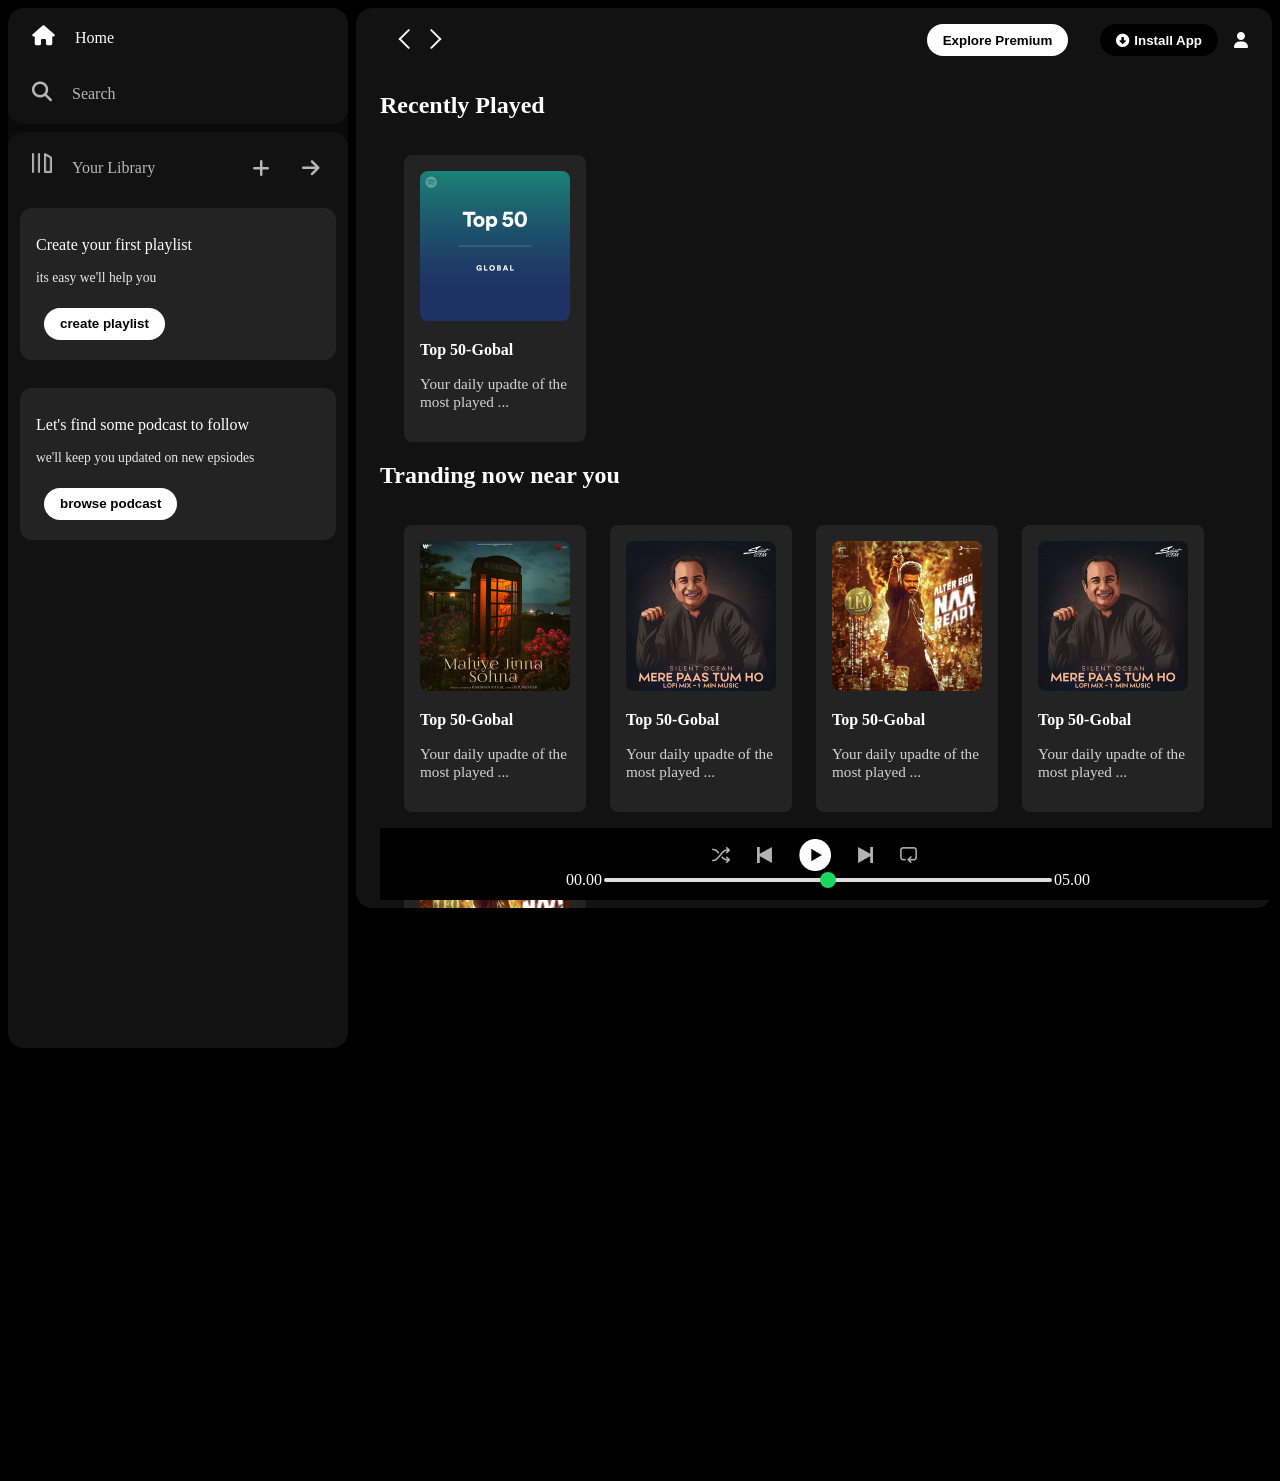
<file: index.html>
<!DOCTYPE html>
<html lang="en">
<head>
    <meta charset="UTF-8">
    <meta http-equiv="refresh" content="0; url=./cssproject/index.html">
    <title>Spotify Web Player Clone</title>
</head>
<body>
    <p>Redirecting to <a href="./cssproject/index.html">Spotify Web Player Clone</a>...</p>
</body>
</html>
</file>
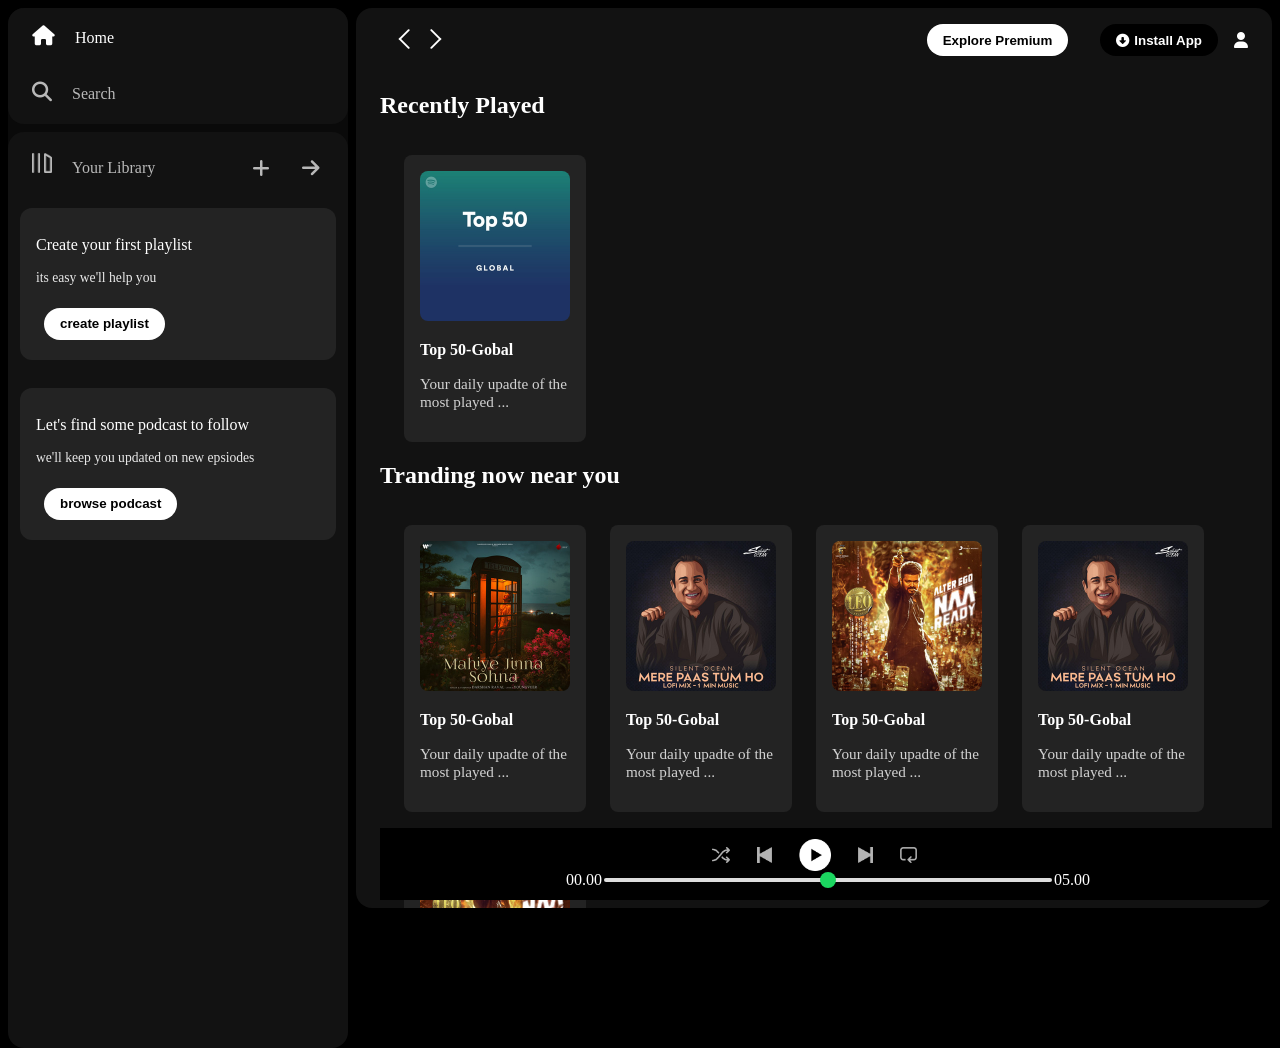
<file: cssproject/index.html>
<!DOCTYPE html>
<html lang="en">
<head>
    <meta charset="UTF-8">
    <meta name="viewport" content="width=device-width, initial-scale=1.0">
    <link rel="stylesheet" href="https://cdnjs.cloudflare.com/ajax/libs/font-awesome/6.7.2/css/all.min.css" integrity="sha512-Evv84Mr4kqVGRNSgIGL/F/aIDqQb7xQ2vcrdIwxfjThSH8CSR7PBEakCr51Ck+w+/U6swU2Im1vVX0SVk9ABhg==" crossorigin="anonymous" referrerpolicy="no-referrer" />
    <link rel="icon" href="./logo.png">
    <title>Spotify - Web Player: Music for everyone</title>
    <link rel="stylesheet" href="style.css">
</head>
<body>
    <div class="main">
        <div class="sidebar">
            <div class="nav">
                <div class="nav-option" style="opacity: 1;">
                    <i class="fa-solid fa-house"></i>
                    <a href="#">Home</a>
                </div>
                <div class="nav-option">
                    <i class="fa-solid fa-magnifying-glass"></i>
                    <a href="#">Search</a>
                </div>
            </div>
            <div class="library">
                <div class="options">
                     <div class="lib-option nav-option">
                    <img src="library_icon.png">
                    <a href="#">Your Library</a>
                </div>
                <div class="icons">
                    <i class="fa-solid fa-plus"></i>
                    <i class="fa-solid fa-arrow-right"></i>
                </div>
                </div>
                <div class="lib-box">
                    <div class="box">
                    <p class="box-p1">Create your first playlist</p>
                    <p class="box-p2">its easy we'll help you </p>
                    <button class="badge">create playlist</button>
                </div>
                 <div class="box">
                    <p class="box-p1">Let's find some podcast to follow</p>
                    <p class="box-p2">we'll keep you updated on new epsiodes </p>
                    <button class="badge">browse podcast</button>
                </div>
            </div>
        </div>
        </div>
        <div class="main-content">
            <div class="sticky-nav">
                <div class="sticky-nav-icon"> <img src="backward_icon.png">
                <img src="forward_icon.png"  class="hide"></div>
                <div class="sticky-nav-option "><button class="badge hide">Explore Premium</button>
                  <button class="badge dark-badge"><i class="fa-solid fa-circle-down "style="margin-right:5px"></i>Install App</button>
                <i class="fa-solid fa-user"></i></div>
                </div>
                <h2>Recently Played</h2>
                <div class="cards-conatiner">
                    <div class="card">
                        <img src="card1img.jpeg" class="card-img">
                        <p class="card-tittle">Top 50-Gobal</p>
                        <p class="card-info">Your daily upadte of the most played ...</p>
                    </div>
                </div>

                <h2>Tranding now near you</h2>
                <div class="cards-conatiner">
                    <div class="card">
                        <img src="card2img.jpeg" class="card-img">
                        <p class="card-tittle">Top 50-Gobal</p>
                        <p class="card-info">Your daily upadte of the most played ...</p>
                    </div>
            
            
                    <div class="card">
                        <img src="card3img.jpeg" class="card-img">
                        <p class="card-tittle">Top 50-Gobal</p>
                        <p class="card-info">Your daily upadte of the most played ...</p>
                    </div>


                     <div class="card">
                        <img src="card4img.jpeg" class="card-img">
                        <p class="card-tittle">Top 50-Gobal</p>
                        <p class="card-info">Your daily upadte of the most played ...</p>
                    </div>

                    <div class="card">
                        <img src="card3img.jpeg" class="card-img">
                        <p class="card-tittle">Top 50-Gobal</p>
                        <p class="card-info">Your daily upadte of the most played ...</p>
                    </div>

                    <div class="card">
                        <img src="card4img.jpeg" class="card-img">
                        <p class="card-tittle">Top 50-Gobal</p>
                        <p class="card-info">Your daily upadte of the most played ...</p>
                    </div>
                </div> 
                 <h2>Featured charts</h2>
                <div class="cards-conatiner">
                    <div class="card">
                        <img src="card5img.jpeg" class="card-img">
                        <p class="card-tittle">Top Songs Global</p>
                        <p class="card-info">Your daily upadte of the most played ...</p>
                    </div>
                     <div class="card">
                        <img src="card6img.jpeg" class="card-img">
                        <p class="card-tittle">Top Songs India</p>
                        <p class="card-info">Your daily upadte of the most played ...</p>
                    </div>
                     <div class="card">
                        <img src="card1img.jpeg" class="card-img">
                        <p class="card-tittle">Top 50-Gobal</p>
                        <p class="card-info">Your daily upadte of the most played ...</p>
                    </div>
                </div>
                <div class="footer">
                    <div class="line"> 
                    </div>
                </div>
        <div class="music-player">
            <div class="album"></div>
            <div class="player">
                <div class="player-control">
                    <img src="player_icon1.png" class="player-control-icon">
                    <img src="player_icon2.png" class="player-control-icon">
                    <img src="player_icon3.png" class="player-control-icon" style="opacity: 1; height: 2rem;">
                    <img src="player_icon4.png" class="player-control-icon">
                    <img src="player_icon5.png" class="player-control-icon">
                </div>
                <div class="playback-bar">
                    <span class="cur-time">00.00</span>
                    <input type="range" min="0" max="100" class="progress-bar" step="1">
                     <span class="tot-time">05.00</span>
                </div>
            </div>
        
            <div class="control"></div>
        </div>
    </div>
</body>
</html>
</file>
<file: cssproject/style.css>
body{
    margin: 0;
    background-color: black;
    color: white;
    overflow: hidden;
}
.main{
    display: flex;
    height: 100vh;
    padding: 0.5rem;
}
.sidebar{
   background-color:#0a0a0a;
   width: 340px;
   border-radius: 1rem;
   margin-right: 0.5rem;
}
.main-content{
    background-color:#121212;
    flex: 1;
    border-radius: 1rem;
    overflow: auto;
    padding: 0 1.5rem 0 1.5rem;
}
.music-player{
    background-color: black;
    position: fixed;
    bottom: 0px;
    width: 100%;
    height: 72px;
}
a{
    text-decoration: none;
    color: white;
}
.nav{
    background-color: #121212;
    border-radius: 1rem;
    display: flex;
    flex-direction: column;
    justify-content: center;
    height: 100px;
    padding: 0.5rem 0.75rem;
}
.nav-option{
    line-height: 2.5rem;
    opacity: 0.7;
    padding: 0.5rem 0.75rem;
}
.nav-option:hover{
    opacity: 1;
}
.nav-option i{
    font-size: 1.25rem;
}
.nav-option a{
    font-size: 1rem;
    margin-left: 1rem;
}
.library{
    background-color: #121212;
     border-radius: 1rem;
     height: 100%;
     margin-top: 0.5rem;
     padding: 0.5rem 0.75rem;
}
.options{
    display: flex;
    justify-content: space-between;
    align-items: center;
}
.lib-option img{
    height: 1.25rem;
    width: 1.25rem;
}
.icons{
    font-size: 1.25rem;
    display: flex;
}
.icons i{
     opacity: 0.7;
    margin: 1rem;
}
.icons i:hover{
    opacity: 1;
}
.box{
    height: 8rem;
    background-color: #232323;
    border-radius: 0.75rem;
    margin: 0.75rem 0 1.75rem 0;
    padding: 0.75rem 1rem;
}
.box-p1{
    font-size: 1rem;
    font-weight: 500;
}
.box-p2{
    font-size: 0.85rem;
    opacity: 0.9;
}
.badge{
    background-color: white;
    border: none;
    border-radius: 100px;
    padding: 0.25rem 1rem;
    font-weight: 700;
    margin: 0.5rem;
    height: 2rem;
    width: fit-content;
}
.dark-badge{
    background-color:black;
    color: white;
}
.sticky-nav{
    position: sticky;
    top: 0;
    background-color:#121212;
    display: flex;
    justify-content: space-between;
    align-items: center;
    z-index: 10;
}
.sticky-nav-icon{
    font-size: 2rem;
    margin: 0.75rem;
}
.sticky-nav-option{
    display: flex;
    justify-content: centera;
    align-items: center;
}
.sticky-nav-option button{
    margin: 1rem;
}
@media(max-width:1000px){
    .hide{
        display: none;
    }
}
.card{
    background-color: #232323;
    width: 150px;
    border-radius: 0.5rem;
    padding: 1rem;
    margin-left: 1.5rem;
    margin-top: 1rem;
}
.cards-conatiner{
    display: flex;
    flex-wrap: wrap;
}
.card-img{
    width: 100%;
    border-radius:0.5rem;
}
.card-tittle{
    font-weight: 600;
}
.card-info{
    font-size: 0.95rem;
    opacity: 0.8;
}
.cards{
    display: flex;
}
.footer{
    height: 300px;
    display: flex;
    align-items: center;
    justify-content: center;
}
.line{
    width: 90%;
    height: 50%;
    border-top: 1px solid white;
    opacity: 0.4;
}
.music-player{
    display: flex;
    justify-content: space-between;
    align-items: center;
}
.album{
    width: 10%;
}
.player{
    width: 50%;
}
.control{
    width: 40%;
}
.player-control-icon{
    height: 1rem;
    margin-right: 1.7rem;
    opacity: 0.7;
}
.player-control-icon:hover{
    opacity: 1;
}
.player-control{
     display: flex;
    justify-content:center;
    align-items: center;

}
.playback-bar{
    display: flex;
    justify-content: center;
    align-items: center;
}
.progress-bar{
    width: 70%;
    appearance: none;
    background-color: transparent;
    cursor: pointer;
}
.progress-bar::-webkit-slider-runnable-track{
    background-color: #ddd;
    border-radius: 100px;
    height: 0.25rem;
}
.progress-bar::-webkit-slider-thumb{
    appearance: none;
    height: 16px;
    width: 16px;
    background-color: #1bd760;
    border-radius: 50%;
    margin-top: -6px;
}
</file>
